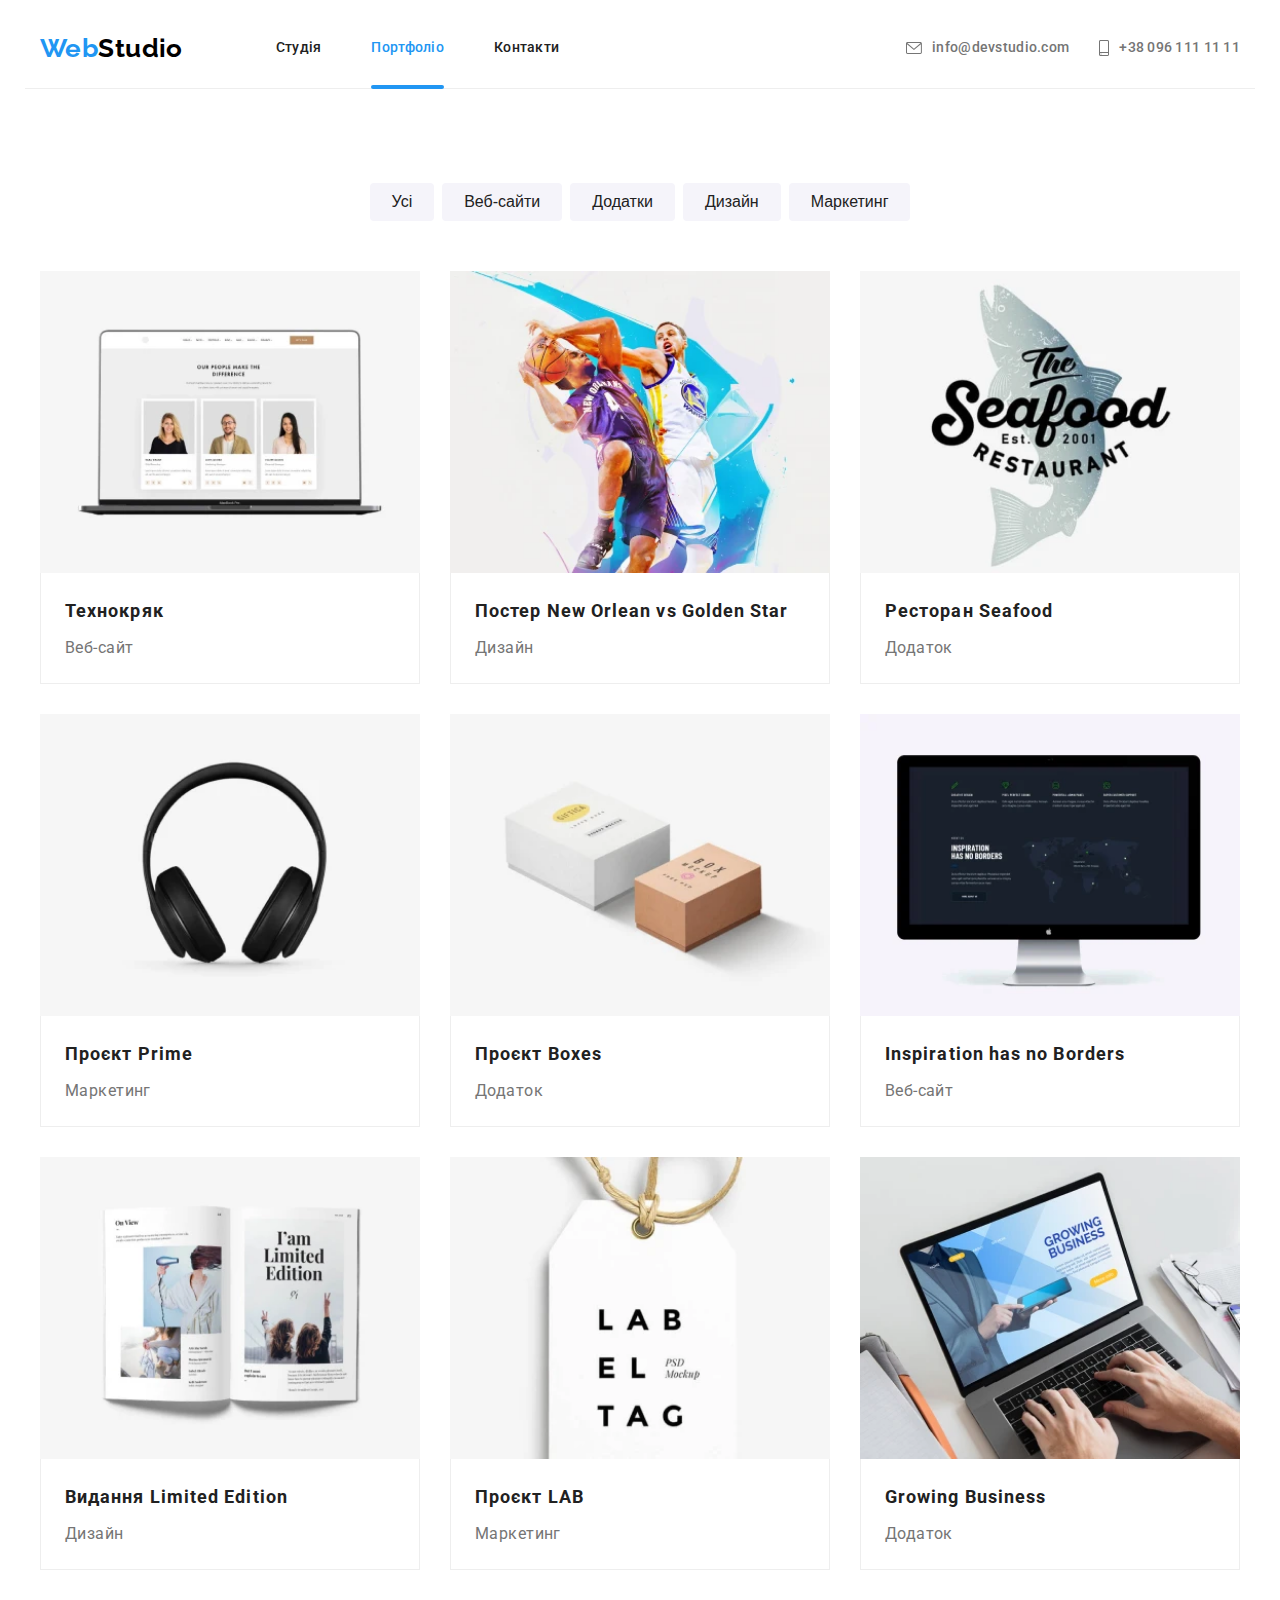
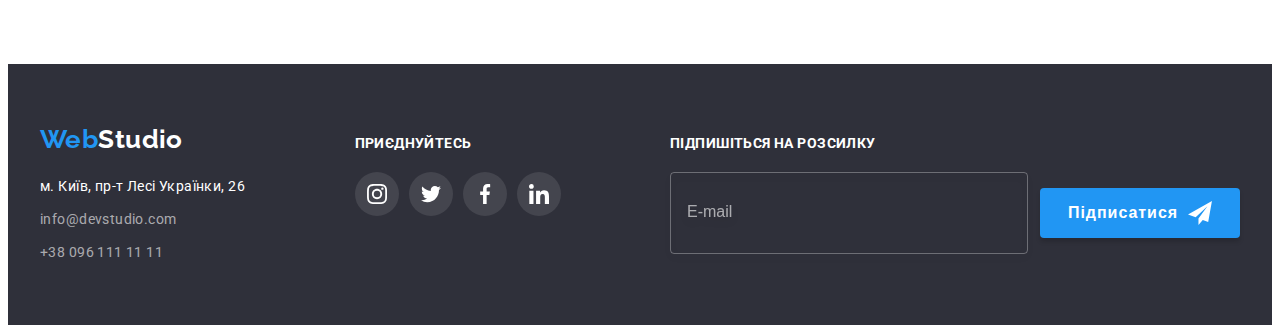
<file: portfolio.html>
<!DOCTYPE html>
<html lang="uk">

<head>
  <meta charset="UTF-8" />
  <meta http-equiv="X-UA-Compatible" content="IE=edge" />
  <meta name="viewport" content="width=device-width, initial-scale=1.0" />

  <title>Портфоліо</title>

  <link rel="preconnect" href="https://fonts.googleapis.com" />
  <link rel="preconnect" href="https://fonts.gstatic.com" crossorigin />
  <link href="https://fonts.googleapis.com/css2?family=Raleway:wght@700&family=Roboto:wght@400;500;700;900&display=swap"
    rel="stylesheet" />

  <link rel="stylesheet" href="https://cdnjs.cloudflare.com/ajax/libs/modern-normalize/1.1.0/modern-normalize.min.css"
    integrity="sha512-wpPYUAdjBVSE4KJnH1VR1HeZfpl1ub8YT/NKx4PuQ5NmX2tKuGu6U/JRp5y+Y8XG2tV+wKQpNHVUX03MfMFn9Q=="
    crossorigin="anonymous" referrerpolicy="no-referrer" />

  <link rel="stylesheet" href="./css/main.min.css" />
</head>

<body>
  <header class="header">
    <div class="container">
      <a class="logo" lang="en" href="./index.html">
        Web<span class="logo__studio-header">Studio</span>
      </a>
      <nav class="nav">
        <ul class="nav__list">
          <li><a class="nav__link" href="./index.html">Студія</a></li>
          <li><a class="nav__link nav__link--current" href="./portfolio.html">Портфоліо</a></li>
          <li><a class="nav__link" href="">Контакти</a></li>
        </ul>
      </nav>
      <ul class="contacts">
        <li class="contacts__item">
          <a class="contacts__link" href="mailto:info@devstudio.com">
            <svg class="contacts__icon" width="16" height="12">
              <use href="./images/icons.svg#envelope"></use>
            </svg>
            info@devstudio.com</a>
        </li>
        <li class="contacts__item">
          <a class="contacts__link" href="tel:+380961111111">
            <svg class="contacts__icon" width="10" height="16">
              <use href="./images/icons.svg#smartphone"></use>
            </svg>
            +38 096 111 11 11</a>
        </li>
      </ul>
      <button class="menu-toggle js-open-menu" aria-expanded="false" aria-controls="mobile-menu">
        <svg width="40" height="40">
          <use href="./images/icons.svg#menu"></use>
        </svg>
      </button>
    </div>
  </header>

  <main>
    <section class="section">
      <div class="container">
        <h1 class="visually-hidden">Список робіт</h1>
        <ul class="filters__list">
          <li class="filters__item">
            <button type="button" class="filters__btn">Усі</button>
          </li>
          <li class="filters__item">
            <button type="button" class="filters__btn">Веб-сайти</button>
          </li>
          <li class="filters__item">
            <button type="button" class="filters__btn">Додатки</button>
          </li>
          <li class="filters__item">
            <button type="button" class="filters__btn">Дизайн</button>
          </li>
          <li class="filters__item">
            <button type="button" class="filters__btn">Маркетинг</button>
          </li>
        </ul>

        <ul class="projects__list">
          <li class="projects__item">
            <a class="projects__link" href="">
              <div class="projects__thumb">
                <picture>
                  <!-- Desktop screen -->
                  <source media="(min-width: 1200px)" srcset="
                        ./images/projects/webp-desktop/img1_d@1x.webp 1x,
                        ./images/projects/webp-desktop/img1_d@2x.webp 2x
                      " type="image/webp" />

                  <source media="(min-width: 1200px)" srcset="
                        ./images/projects/desktop/img1_d@1x.jpg 1x,
                        ./images/projects/desktop/img1_d@2x.jpg 2x
                      " type="image/jpg" />

                  <!-- Tablet screen -->
                  <source media="(min-width: 768px)" srcset="
                        ./images/projects/webp-tablet/img1_t@1x.webp 1x,
                        ./images/projects/webp-tablet/img1_t@2x.webp 2x
                      " type="image/webp" />

                  <source media="(min-width: 768px)" srcset="
                        ./images/projects/tablet/img1_t@1x.jpg 1x,
                        ./images/projects/tablet/img1_t@2x.jpg 2x
                      " type="image/jpg" />

                  <!-- Mobile screen -->
                  <source media="(max-width: 767px)" srcset="
                        ./images/projects/webp-mobile/img1_m@1x.webp 1x,
                        ./images/projects/webp-mobile/img1_m@2x.webp 2x
                      " type="image/webp" />

                  <source media="(max-width: 767px)" srcset="
                        ./images/projects/mobile/img1_m@1x.jpg 1x,
                        ./images/projects/mobile/img1_m@2x.jpg 2x
                      " type="image/jpg" />

                  <img src="./images/projects/mobile/img1_m@1x.jpg" alt="Троє людей на екрані ноутбука" width="450"
                    height="294" loading="lazy" />
                </picture>

                <div class="projects__overlay">
                  <p class="projects__overlay-text">
                    Ресурс пропонує комплексні пропозиції з різним рівнем функціоналу та сервісів.
                    Все це дозволить відвідувачу отримати вичерпні відомості про компанію чи
                    приватну особу.
                  </p>
                </div>
              </div>
              <div class="projects__description">
                <h2 class="projects__name">Технокряк</h2>
                <p class="projects__category">Веб-сайт</p>
              </div>
            </a>
          </li>
          <li class="projects__item">
            <a class="projects__link" href="">
              <div class="projects__thumb">
                <picture>
                  <!-- Desktop screen -->
                  <source media="(min-width: 1200px)" srcset="
                        ./images/projects/webp-desktop/img2_d@1x.webp 1x,
                        ./images/projects/webp-desktop/img2_d@2x.webp 2x
                      " type="image/webp" />

                  <source media="(min-width: 1200px)" srcset="
                        ./images/projects/desktop/img2_d@1x.jpg 1x,
                        ./images/projects/desktop/img2_d@2x.jpg 2x
                      " type="image/jpg" />

                  <!-- Tablet screen -->
                  <source media="(min-width: 768px)" srcset="
                        ./images/projects/webp-tablet/img2_t@1x.webp 1x,
                        ./images/projects/webp-tablet/img2_t@2x.webp 2x
                      " type="image/webp" />

                  <source media="(min-width: 768px)" srcset="
                        ./images/projects/tablet/img2_t@1x.jpg 1x,
                        ./images/projects/tablet/img2_t@2x.jpg 2x
                      " type="image/jpg" />

                  <!-- Mobile screen -->
                  <source media="(max-width: 767px)" srcset="
                        ./images/projects/webp-mobile/img2_m@1x.webp 1x,
                        ./images/projects/webp-mobile/img2_m@2x.webp 2x
                      " type="image/webp" />

                  <source media="(max-width: 767px)" srcset="
                        ./images/projects/mobile/img2_m@1x.jpg 1x,
                        ./images/projects/mobile/img2_m@2x.jpg 2x
                      " type="image/jpg" />

                  <img src="./images/projects/mobile/img2_m@1x.jpg" alt="Два баскетболіста" width="450" height="294"
                    loading="lazy" />
                </picture>

                <div class="projects__overlay">
                  <p class="projects__overlay-text">
                    Ресурс пропонує комплексні пропозиції з різним рівнем функціоналу та сервісів.
                    Все це дозволить відвідувачу отримати вичерпні відомості про компанію чи
                    приватну особу.
                  </p>
                </div>
              </div>
              <div class="projects__description">
                <h2 class="projects__name">
                  Постер <span lang="en">New Orlean vs Golden Star</span>
                </h2>
                <p class="projects__category">Дизайн</p>
              </div>
            </a>
          </li>
          <li class="projects__item">
            <a class="projects__link" href="">
              <div class="projects__thumb">
                <picture>
                  <!-- Desktop screen -->
                  <source media="(min-width: 1200px)" srcset="
                        ./images/projects/webp-desktop/img3_d@1x.webp 1x,
                        ./images/projects/webp-desktop/img3_d@2x.webp 2x
                      " type="image/webp" />

                  <source media="(min-width: 1200px)" srcset="
                        ./images/projects/desktop/img3_d@1x.jpg 1x,
                        ./images/projects/desktop/img3_d@2x.jpg 2x
                      " type="image/jpg" />

                  <!-- Tablet screen -->
                  <source media="(min-width: 768px)" srcset="
                        ./images/projects/webp-tablet/img3_t@1x.webp 1x,
                        ./images/projects/webp-tablet/img3_t@2x.webp 2x
                      " type="image/webp" />

                  <source media="(min-width: 768px)" srcset="
                        ./images/projects/tablet/img3_t@1x.jpg 1x,
                        ./images/projects/tablet/img3_t@2x.jpg 2x
                      " type="image/jpg" />

                  <!-- Mobile screen -->
                  <source media="(max-width: 767px)" srcset="
                        ./images/projects/webp-mobile/img3_m@1x.webp 1x,
                        ./images/projects/webp-mobile/img3_m@2x.webp 2x
                      " type="image/webp" />

                  <source media="(max-width: 767px)" srcset="
                        ./images/projects/mobile/img3_m@1x.jpg 1x,
                        ./images/projects/mobile/img3_m@2x.jpg 2x
                      " type="image/jpg" />

                  <img src="./images/projects/mobile/img3_m@1x.jpg" alt="Логотип ресторану морської кухні" width="450"
                    height="294" loading="lazy" />
                </picture>

                <div class="projects__overlay">
                  <p class="projects__overlay-text">
                    Ресурс пропонує комплексні пропозиції з різним рівнем функціоналу та сервісів.
                    Все це дозволить відвідувачу отримати вичерпні відомості про компанію чи
                    приватну особу.
                  </p>
                </div>
              </div>
              <div class="projects__description">
                <h2 class="projects__name">Ресторан <span lang="en">Seafood</span></h2>
                <p class="projects__category">Додаток</p>
              </div>
            </a>
          </li>
          <li class="projects__item">
            <a class="projects__link" href="">
              <div class="projects__thumb">
                <picture>
                  <!-- Desktop screen -->
                  <source media="(min-width: 1200px)" srcset="
                        ./images/projects/webp-desktop/img4_d@1x.webp 1x,
                        ./images/projects/webp-desktop/img4_d@2x.webp 2x
                      " type="image/webp" />

                  <source media="(min-width: 1200px)" srcset="
                        ./images/projects/desktop/img4_d@1x.jpg 1x,
                        ./images/projects/desktop/img4_d@2x.jpg 2x
                      " type="image/jpg" />

                  <!-- Tablet screen -->
                  <source media="(min-width: 768px)" srcset="
                        ./images/projects/webp-tablet/img4_t@1x.webp 1x,
                        ./images/projects/webp-tablet/img4_t@2x.webp 2x
                      " type="image/webp" />

                  <source media="(min-width: 768px)" srcset="
                        ./images/projects/tablet/img4_t@1x.jpg 1x,
                        ./images/projects/tablet/img4_t@2x.jpg 2x
                      " type="image/jpg" />

                  <!-- Mobile screen -->
                  <source media="(max-width: 767px)" srcset="
                        ./images/projects/webp-mobile/img4_m@1x.webp 1x,
                        ./images/projects/webp-mobile/img4_m@2x.webp 2x
                      " type="image/webp" />

                  <source media="(max-width: 767px)" srcset="
                        ./images/projects/mobile/img4_m@1x.jpg 1x,
                        ./images/projects/mobile/img4_m@2x.jpg 2x
                      " type="image/jpg" />

                  <img src="./images/projects/mobile/img4_m@1x.jpg" alt="Навушники" width="450" height="294"
                    loading="lazy" />
                </picture>

                <div class="projects__overlay">
                  <p class="projects__overlay-text">
                    Ресурс пропонує комплексні пропозиції з різним рівнем функціоналу та сервісів.
                    Все це дозволить відвідувачу отримати вичерпні відомості про компанію чи
                    приватну особу.
                  </p>
                </div>
              </div>
              <div class="projects__description">
                <h2 class="projects__name">Проєкт <span lang="en">Prime</span></h2>
                <p class="projects__category">Маркетинг</p>
              </div>
            </a>
          </li>
          <li class="projects__item">
            <a class="projects__link" href="">
              <div class="projects__thumb">
                <picture>
                  <!-- Desktop screen -->
                  <source media="(min-width: 1200px)" srcset="
                        ./images/projects/webp-desktop/img5_d@1x.webp 1x,
                        ./images/projects/webp-desktop/img5_d@2x.webp 2x
                      " type="image/webp" />

                  <source media="(min-width: 1200px)" srcset="
                        ./images/projects/desktop/img5_d@1x.jpg 1x,
                        ./images/projects/desktop/img5_d@2x.jpg 2x
                      " type="image/jpg" />

                  <!-- Tablet screen -->
                  <source media="(min-width: 768px)" srcset="
                        ./images/projects/webp-tablet/img5_t@1x.webp 1x,
                        ./images/projects/webp-tablet/img5_t@2x.webp 2x
                      " type="image/webp" />

                  <source media="(min-width: 768px)" srcset="
                        ./images/projects/tablet/img5_t@1x.jpg 1x,
                        ./images/projects/tablet/img5_t@2x.jpg 2x
                      " type="image/jpg" />

                  <!-- Mobile screen -->
                  <source media="(max-width: 767px)" srcset="
                        ./images/projects/webp-mobile/img5_m@1x.webp 1x,
                        ./images/projects/webp-mobile/img5_m@2x.webp 2x
                      " type="image/webp" />

                  <source media="(max-width: 767px)" srcset="
                        ./images/projects/mobile/img5_m@1x.jpg 1x,
                        ./images/projects/mobile/img5_m@2x.jpg 2x
                      " type="image/jpg" />

                  <img src="./images/projects/mobile/img5_m@1x.jpg" alt="Дві коробки" width="450" height="294"
                    loading="lazy" />
                </picture>

                <div class="projects__overlay">
                  <p class="projects__overlay-text">
                    Ресурс пропонує комплексні пропозиції з різним рівнем функціоналу та сервісів.
                    Все це дозволить відвідувачу отримати вичерпні відомості про компанію чи
                    приватну особу.
                  </p>
                </div>
              </div>
              <div class="projects__description">
                <h2 class="projects__name">Проєкт <span lang="en">Boxes</span></h2>
                <p class="projects__category">Додаток</p>
              </div>
            </a>
          </li>
          <li class="projects__item">
            <a class="projects__link" href="">
              <div class="projects__thumb">
                <picture>
                  <!-- Desktop screen -->
                  <source media="(min-width: 1200px)" srcset="
                        ./images/projects/webp-desktop/img6_d@1x.webp 1x,
                        ./images/projects/webp-desktop/img6_d@2x.webp 2x
                      " type="image/webp" />

                  <source media="(min-width: 1200px)" srcset="
                        ./images/projects/desktop/img6_d@1x.jpg 1x,
                        ./images/projects/desktop/img6_d@2x.jpg 2x
                      " type="image/jpg" />

                  <!-- Tablet screen -->
                  <source media="(min-width: 768px)" srcset="
                        ./images/projects/webp-tablet/img6_t@1x.webp 1x,
                        ./images/projects/webp-tablet/img6_t@2x.webp 2x
                      " type="image/webp" />

                  <source media="(min-width: 768px)" srcset="
                        ./images/projects/tablet/img6_t@1x.jpg 1x,
                        ./images/projects/tablet/img6_t@2x.jpg 2x
                      " type="image/jpg" />

                  <!-- Mobile screen -->
                  <source media="(max-width: 767px)" srcset="
                        ./images/projects/webp-mobile/img6_m@1x.webp 1x,
                        ./images/projects/webp-mobile/img6_m@2x.webp 2x
                      " type="image/webp" />

                  <source media="(max-width: 767px)" srcset="
                        ./images/projects/mobile/img6_m@1x.jpg 1x,
                        ./images/projects/mobile/img6_m@2x.jpg 2x
                      " type="image/jpg" />

                  <img src="./images/projects/mobile/img6_m@1x.jpg" alt="Сайт проекту на моніторі" width="450"
                    height="294" loading="lazy" />
                </picture>

                <div class="projects__overlay">
                  <p class="projects__overlay-text">
                    Ресурс пропонує комплексні пропозиції з різним рівнем функціоналу та сервісів.
                    Все це дозволить відвідувачу отримати вичерпні відомості про компанію чи
                    приватну особу.
                  </p>
                </div>
              </div>
              <div class="projects__description">
                <h2 class="projects__name" lang="en">Inspiration has no Borders</h2>
                <p class="projects__category">Веб-сайт</p>
              </div>
            </a>
          </li>
          <li class="projects__item">
            <a class="projects__link" href="">
              <div class="projects__thumb">
                <picture>
                  <!-- Desktop screen -->
                  <source media="(min-width: 1200px)" srcset="
                        ./images/projects/webp-desktop/img7_d@1x.webp 1x,
                        ./images/projects/webp-desktop/img7_d@2x.webp 2x
                      " type="image/webp" />

                  <source media="(min-width: 1200px)" srcset="
                        ./images/projects/desktop/img7_d@1x.jpg 1x,
                        ./images/projects/desktop/img7_d@2x.jpg 2x
                      " type="image/jpg" />

                  <!-- Tablet screen -->
                  <source media="(min-width: 768px)" srcset="
                        ./images/projects/webp-tablet/img7_t@1x.webp 1x,
                        ./images/projects/webp-tablet/img7_t@2x.webp 2x
                      " type="image/webp" />

                  <source media="(min-width: 768px)" srcset="
                        ./images/projects/tablet/img7_t@1x.jpg 1x,
                        ./images/projects/tablet/img7_t@2x.jpg 2x
                      " type="image/jpg" />

                  <!-- Mobile screen -->
                  <source media="(max-width: 767px)" srcset="
                        ./images/projects/webp-mobile/img7_m@1x.webp 1x,
                        ./images/projects/webp-mobile/img7_m@2x.webp 2x
                      " type="image/webp" />

                  <source media="(max-width: 767px)" srcset="
                        ./images/projects/mobile/img7_m@1x.jpg 1x,
                        ./images/projects/mobile/img7_m@2x.jpg 2x
                      " type="image/jpg" />

                  <img src="./images/projects/mobile/img7_m@1x.jpg" alt="Розкладка журналу" width="450" height="294"
                    loading="lazy" />
                </picture>

                <div class="projects__overlay">
                  <p class="projects__overlay-text">
                    Ресурс пропонує комплексні пропозиції з різним рівнем функціоналу та сервісів.
                    Все це дозволить відвідувачу отримати вичерпні відомості про компанію чи
                    приватну особу.
                  </p>
                </div>
              </div>
              <div class="projects__description">
                <h2 class="projects__name">Видання <span lang="en">Limited Edition</span></h2>
                <p class="projects__category">Дизайн</p>
              </div>
            </a>
          </li>
          <li class="projects__item">
            <a class="projects__link" href="">
              <div class="projects__thumb">
                <picture>
                  <!-- Desktop screen -->
                  <source media="(min-width: 1200px)" srcset="
                        ./images/projects/webp-desktop/img8_d@1x.webp 1x,
                        ./images/projects/webp-desktop/img8_d@2x.webp 2x
                      " type="image/webp" />

                  <source media="(min-width: 1200px)" srcset="
                        ./images/projects/desktop/img8_d@1x.jpg 1x,
                        ./images/projects/desktop/img8_d@2x.jpg 2x
                      " type="image/jpg" />

                  <!-- Tablet screen -->
                  <source media="(min-width: 768px)" srcset="
                        ./images/projects/webp-tablet/img8_t@1x.webp 1x,
                        ./images/projects/webp-tablet/img8_t@2x.webp 2x
                      " type="image/webp" />

                  <source media="(min-width: 768px)" srcset="
                        ./images/projects/tablet/img8_t@1x.jpg 1x,
                        ./images/projects/tablet/img8_t@2x.jpg 2x
                      " type="image/jpg" />

                  <!-- Mobile screen -->
                  <source media="(max-width: 767px)" srcset="
                        ./images/projects/webp-mobile/img8_m@1x.webp 1x,
                        ./images/projects/webp-mobile/img8_m@2x.webp 2x
                      " type="image/webp" />

                  <source media="(max-width: 767px)" srcset="
                        ./images/projects/mobile/img8_m@1x.jpg 1x,
                        ./images/projects/mobile/img8_m@2x.jpg 2x
                      " type="image/jpg" />

                  <img src="./images/projects/mobile/img8_m@1x.jpg" alt="Бірка з логотипом" width="450" height="294"
                    loading="lazy" />
                </picture>

                <div class="projects__overlay">
                  <p class="projects__overlay-text">
                    Ресурс пропонує комплексні пропозиції з різним рівнем функціоналу та сервісів.
                    Все це дозволить відвідувачу отримати вичерпні відомості про компанію чи
                    приватну особу.
                  </p>
                </div>
              </div>
              <div class="projects__description">
                <h2 class="projects__name">Проєкт <span lang="en">LAB</span></h2>
                <p class="projects__category">Маркетинг</p>
              </div>
            </a>
          </li>
          <li class="projects__item">
            <a class="projects__link" href="">
              <div class="projects__thumb">
                <picture>
                  <!-- Desktop screen -->
                  <source media="(min-width: 1200px)" srcset="
                        ./images/projects/webp-desktop/img9_d@1x.webp 1x,
                        ./images/projects/webp-desktop/img9_d@2x.webp 2x
                      " type="image/webp" />

                  <source media="(min-width: 1200px)" srcset="
                        ./images/projects/desktop/img9_d@1x.jpg 1x,
                        ./images/projects/desktop/img9_d@2x.jpg 2x
                      " type="image/jpg" />

                  <!-- Tablet screen -->
                  <source media="(min-width: 768px)" srcset="
                        ./images/projects/webp-tablet/img9_t@1x.webp 1x,
                        ./images/projects/webp-tablet/img9_t@2x.webp 2x
                      " type="image/webp" />

                  <source media="(min-width: 768px)" srcset="
                        ./images/projects/tablet/img9_t@1x.jpg 1x,
                        ./images/projects/tablet/img9_t@2x.jpg 2x
                      " type="image/jpg" />

                  <!-- Mobile screen -->
                  <source media="(max-width: 767px)" srcset="
                        ./images/projects/webp-mobile/img9_m@1x.webp 1x,
                        ./images/projects/webp-mobile/img9_m@2x.webp 2x
                      " type="image/webp" />

                  <source media="(max-width: 767px)" srcset="
                        ./images/projects/mobile/img9_m@1x.jpg 1x,
                        ./images/projects/mobile/img9_m@2x.jpg 2x
                      " type="image/jpg" />

                  <img src="./images/projects/mobile/img9_m@1x.jpg" alt="Ноутбук" width="450" height="294"
                    loading="lazy" />
                </picture>

                <div class="projects__overlay">
                  <p class="projects__overlay-text">
                    Ресурс пропонує комплексні пропозиції з різним рівнем функціоналу та сервісів.
                    Все це дозволить відвідувачу отримати вичерпні відомості про компанію чи
                    приватну особу.
                  </p>
                </div>
              </div>
              <div class="projects__description">
                <h2 class="projects__name" lang="en">Growing Business</h2>
                <p class="projects__category">Додаток</p>
              </div>
            </a>
          </li>
        </ul>
      </div>
    </section>
  </main>

  <footer class="footer">
    <div class="container">
      <div class="footer__contacts">
        <a class="logo" lang="en" href="./index.html">
          Web<span class="logo__studio-footer">Studio</span></a>

        <address class="address">
          <ul class="address__list">
            <li class="address__item">
              <a class="address__link" href="https://goo.gl/maps/7sUeBpfC4185EdPBA" target="_blank"
                rel="noopener noreferrer nofollow">
                м. Київ, пр-т Лесі Українки, 26
              </a>
            </li>
            <li class="address__item">
              <a class="address__link" href="mailto:info@devstudio.com">info@devstudio.com</a>
            </li>
            <li class="address__item">
              <a class="address__link" href="tel:+380961111111">+38 096 111 11 11</a>
            </li>
          </ul>
        </address>
      </div>

      <div class="footer__social">
        <p class="footer__title">Приєднуйтесь</p>
        <ul class="socials">
          <li class="socials__item">
            <a class="socials__link" href="https://instagram.com" target="_blank" rel="noopener noreferrer"
              aria-label="Instagram icon">
              <svg class="socials__icon" width="20" height="20">
                <use href="./images/icons.svg#instagram"></use>
              </svg>
            </a>
          </li>
          <li class="socials__item">
            <a class="socials__link" href="https://twitter.com" aria-label="Twitter icon" target="_blank"
              rel="noopener noreferrer">
              <svg class="socials__icon" width="20" height="20">
                <use href="./images/icons.svg#twitter"></use>
              </svg>
            </a>
          </li>
          <li class="socials__item">
            <a class="socials__link" href="https://facebook.com" aria-label="Facebook icon" target="_blank"
              rel="noopener noreferrer">
              <svg class="socials__icon" width="20" height="20">
                <use href="./images/icons.svg#facebook"></use>
              </svg>
            </a>
          </li>
          <li class="socials__item">
            <a class="socials__link" href="https://linkedin.com" aria-label="LinkedIn icon" target="_blank"
              rel="noopener noreferrer">
              <svg class="socials__icon" width="20" height="20">
                <use href="./images/icons.svg#linkedin"></use>
              </svg>
            </a>
          </li>
        </ul>
      </div>

      <div class="footer__subscription">
        <p class="footer__title">Підпишіться на розсилку</p>
        <form class="footer__form">
          <input class="footer__input" type="email" name="email" placeholder="E-mail" />
          <button class="btn" type="submit">
            Підписатися
            <svg class="footer__send-icon" width="24" height="24">
              <use href="./images/icons.svg#send"></use>
            </svg>
          </button>
        </form>
      </div>
    </div>
  </footer>
</body>

</html>
</file>
<file: css/main.min.css>
:root{--main-font: "Roboto", sans-serif;--secondary-font: "Raleway", sans-serif;--primary-text-color: #757575;--tittle-text-color: #212121;--accent-color: #2196f3;--primary-bg-color: #ffffff;--secondary-bg-color: #f5f4fa;--footer-color: #2f303a;--icon-color: #afb1b8;--trns: 250ms cubic-bezier(0.4, 0, 0.2, 1)}.visually-hidden{position:absolute;white-space:nowrap;width:1px;height:1px;overflow:hidden;border:0;padding:0;clip:rect(0 0 0 0);-webkit-clip-path:inset(50%);clip-path:inset(50%);margin:-1px}.mobile-socials,.mobile-contacts,.mobile-menu,.footer .address__list,.projects__list,.filters__list,.clients__list,.socials,.team__list,.works__list,.features__list,.contacts,.nav__list{list-style:none;padding:0;margin:0}.mobile-socials__link,.mobile-contacts__link,.mobile-menu__link,.footer .address__link,.projects__link,.clients__link,.socials__link,.contacts__link,.nav__link{text-decoration:none;color:currentColor}.clients,.team,.features{padding-top:60px;padding-bottom:60px}@media screen and (min-width: 1200px){.clients,.team,.features{padding-top:94px;padding-bottom:94px}}.filters__btn,.btn{text-align:center;border:none;border-radius:4px;cursor:pointer}body{background-color:var(--primary-bg-color);color:var(--primary-text-color);font-family:var(--main-font);font-size:14px;letter-spacing:.03em}h1,h2,h3,p{margin:0}img{display:block;max-width:100%;height:auto}.section{padding-top:60px;padding-bottom:60px}@media screen and (min-width: 1200px){.section{padding-top:94px;padding-bottom:94px}}.section__title{margin-bottom:30px;font-size:28px;line-height:1.18;color:var(--tittle-text-color);text-align:center}@media screen and (min-width: 1200px){.section__title{margin-bottom:50px;font-size:36px;line-height:1.17}}.container{padding-left:15px;padding-right:15px;margin-left:auto;margin-right:auto}@media screen and (min-width: 480px){.container{width:480px}}@media screen and (min-width: 768px){.container{width:768px}}@media screen and (min-width: 1200px){.container{width:1200px}}.header .container{display:-webkit-box;display:-ms-flexbox;display:flex;-webkit-box-align:center;-ms-flex-align:center;align-items:center;border-bottom:1px solid #eee}@media screen and (max-width: 767px){.header .container{padding:16px 15px}}@media screen and (min-width: 768px){.header .logo{margin-right:87px}}@media screen and (min-width: 1200px){.header .logo{margin-right:93px}}.logo{color:var(--accent-color);font-family:var(--secondary-font);font-weight:700;font-size:24px;line-height:1.17;text-decoration:none}.logo__studio-header{color:#000}.logo__studio-footer{color:var(--primary-bg-color)}@media screen and (min-width: 1200px){.logo{font-size:26px;line-height:1.19}}.nav{margin-right:auto}@media screen and (max-width: 767px){.nav{display:none}}.nav__list{display:-webkit-box;display:-ms-flexbox;display:flex;gap:50px}.nav__link{position:relative;display:block;padding-top:32px;padding-bottom:32px;color:var(--tittle-text-color);font-weight:500;line-height:1.14;letter-spacing:.02em;-webkit-transition:color var(--trns);transition:color var(--trns)}.nav__link:hover,.nav__link:focus{color:var(--accent-color)}.nav__link--current{color:var(--accent-color)}.nav__link--current::after{content:"";position:absolute;bottom:-1px;left:0;width:100%;height:4px;background-color:var(--accent-color);border-radius:2px}.contacts{display:-webkit-box;display:-ms-flexbox;display:flex}@media screen and (max-width: 767px){.contacts{display:none}}@media screen and (min-width: 768px){.contacts{-webkit-box-orient:vertical;-webkit-box-direction:normal;-ms-flex-direction:column;flex-direction:column;gap:10px}}@media screen and (min-width: 1200px){.contacts{-webkit-box-orient:horizontal;-webkit-box-direction:normal;-ms-flex-direction:row;flex-direction:row;gap:30px}}.contacts__link{display:-webkit-box;display:-ms-flexbox;display:flex;-webkit-box-align:center;-ms-flex-align:center;align-items:center;color:var(--primary-text-color);font-weight:500;line-height:1.14;letter-spacing:.02em;-webkit-transition:color var(--trns);transition:color var(--trns)}.contacts__link:hover,.contacts__link:focus{color:var(--accent-color)}.contacts__icon{fill:currentColor;margin-right:10px}.hero{padding-top:118px;padding-bottom:118px;margin:0 auto;text-align:center;background-color:rgba(47,48,58,.4);background-repeat:no-repeat;background-position:center;background-size:cover;background-image:-webkit-gradient(linear, left top, right top, from(rgba(47, 48, 58, 0.4)), to(rgba(47, 48, 58, 0.4))),url(../images/hero/img_m@1x.jpg);background-image:linear-gradient(to right, rgba(47, 48, 58, 0.4), rgba(47, 48, 58, 0.4)),url(../images/hero/img_m@1x.jpg)}@media screen and (min-width: 1200px){.hero{padding-top:200px;padding-bottom:200px;max-width:1600px}}@media(min-device-pixel-ratio: 2),(-webkit-min-device-pixel-ratio: 2),(min-resolution: 192dpi),(min-resolution: 2dppx){.hero{background-image:-webkit-gradient(linear, left top, right top, from(rgba(47, 48, 58, 0.4)), to(rgba(47, 48, 58, 0.4))),url(../images/hero/img_m@2x.jpg);background-image:linear-gradient(to right, rgba(47, 48, 58, 0.4), rgba(47, 48, 58, 0.4)),url(../images/hero/img_m@2x.jpg)}}@media screen and (min-width: 481px){.hero{background-image:-webkit-gradient(linear, left top, right top, from(rgba(47, 48, 58, 0.4)), to(rgba(47, 48, 58, 0.4))),url(../images/hero/img_t@1x.jpg);background-image:linear-gradient(to right, rgba(47, 48, 58, 0.4), rgba(47, 48, 58, 0.4)),url(../images/hero/img_t@1x.jpg)}}@media screen and (min-width: 481px)and (min-device-pixel-ratio: 2),screen and (min-width: 481px)and (-webkit-min-device-pixel-ratio: 2),screen and (min-width: 481px)and (min-resolution: 192dpi),screen and (min-width: 481px)and (min-resolution: 2dppx){.hero{background-image:-webkit-gradient(linear, left top, right top, from(rgba(47, 48, 58, 0.4)), to(rgba(47, 48, 58, 0.4))),url(../images/hero/img_t@2x.jpg);background-image:linear-gradient(to right, rgba(47, 48, 58, 0.4), rgba(47, 48, 58, 0.4)),url(../images/hero/img_t@2x.jpg)}}@media screen and (min-width: 769px){.hero{background-image:-webkit-gradient(linear, left top, right top, from(rgba(47, 48, 58, 0.4)), to(rgba(47, 48, 58, 0.4))),url(../images/hero/img_d@1x.jpg);background-image:linear-gradient(to right, rgba(47, 48, 58, 0.4), rgba(47, 48, 58, 0.4)),url(../images/hero/img_d@1x.jpg)}}@media screen and (min-width: 769px)and (min-device-pixel-ratio: 2),screen and (min-width: 769px)and (-webkit-min-device-pixel-ratio: 2),screen and (min-width: 769px)and (min-resolution: 192dpi),screen and (min-width: 769px)and (min-resolution: 2dppx){.hero{background-image:-webkit-gradient(linear, left top, right top, from(rgba(47, 48, 58, 0.4)), to(rgba(47, 48, 58, 0.4))),url(../images/hero/img_d@2x.jpg);background-image:linear-gradient(to right, rgba(47, 48, 58, 0.4), rgba(47, 48, 58, 0.4)),url(../images/hero/img_d@2x.jpg)}}.hero__title{margin:0 auto;margin-bottom:30px;max-width:360px;font-weight:900;font-size:26px;line-height:1.62;letter-spacing:.06em;text-transform:uppercase;color:var(--primary-bg-color)}@media screen and (min-width: 1200px){.hero__title{max-width:696px;font-size:44px;line-height:1.36}}@media screen and (min-width: 1200px){.hero .btn{padding:10px 32px}}.btn{min-width:200px;padding:10px;font-weight:700;font-size:16px;line-height:1.88;letter-spacing:.06em;color:var(--primary-bg-color);background-color:var(--accent-color);-webkit-box-shadow:0px 4px 4px rgba(0,0,0,.15);box-shadow:0px 4px 4px rgba(0,0,0,.15);-webkit-transition:background-color var(--trns);transition:background-color var(--trns)}.btn:hover,.btn:focus{background-color:#188ce8}.features__icon{display:-webkit-box;display:-ms-flexbox;display:flex;-webkit-box-align:center;-ms-flex-align:center;align-items:center;-webkit-box-pack:center;-ms-flex-pack:center;justify-content:center;margin-bottom:30px;height:120px;background-color:var(--secondary-bg-color);border-radius:4px}.features__list{display:-webkit-box;display:-ms-flexbox;display:flex;-ms-flex-wrap:wrap;flex-wrap:wrap;gap:30px}.features__item{-ms-flex-preferred-size:100%;flex-basis:100%;line-height:1.71}@media screen and (min-width: 768px){.features__item{-ms-flex-preferred-size:calc((100% - 30px)/2);flex-basis:calc((100% - 30px)/2)}}@media screen and (min-width: 1200px){.features__item{-ms-flex-preferred-size:calc((100% - 90px)/4);flex-basis:calc((100% - 90px)/4)}}.features__title{margin-bottom:10px;color:var(--tittle-text-color);line-height:1.14;text-transform:uppercase}@media screen and (max-width: 767px){.features__title{text-align:center}}.works{padding-top:0;padding-bottom:94px}@media screen and (max-width: 1199px){.works{display:none}}.works__list{display:-webkit-box;display:-ms-flexbox;display:flex;gap:30px}.works__item{position:relative}.works__overlay{position:absolute;bottom:0;left:0;display:-webkit-box;display:-ms-flexbox;display:flex;-webkit-box-align:center;-ms-flex-align:center;align-items:center;-webkit-box-pack:center;-ms-flex-pack:center;justify-content:center;width:100%;height:70px;background:rgba(47,48,58,.8)}.works__overlay-text{font-weight:700;line-height:1.14;text-align:center;text-transform:uppercase;color:var(--primary-bg-color)}.team{background-color:var(--secondary-bg-color)}.team__list{display:-webkit-box;display:-ms-flexbox;display:flex;-ms-flex-wrap:wrap;flex-wrap:wrap;gap:30px}.team__item{-ms-flex-preferred-size:100%;flex-basis:100%;background-color:var(--primary-bg-color);border-radius:0px 0px 4px 4px;-webkit-box-shadow:0px 1px 3px rgba(0,0,0,.12),0px 1px 1px rgba(0,0,0,.14),0px 2px 1px rgba(0,0,0,.2);box-shadow:0px 1px 3px rgba(0,0,0,.12),0px 1px 1px rgba(0,0,0,.14),0px 2px 1px rgba(0,0,0,.2)}@media screen and (min-width: 768px){.team__item{-ms-flex-preferred-size:calc((100% - 30px)/2);flex-basis:calc((100% - 30px)/2)}}@media screen and (min-width: 1200px){.team__item{-ms-flex-preferred-size:calc((100% - 90px)/4);flex-basis:calc((100% - 90px)/4)}}.team-member{padding:30px 0}.team-member__name{margin-bottom:10px;color:var(--tittle-text-color);font-weight:500;font-size:16px;line-height:1.19;text-align:center}.team-member__position{margin-bottom:16px;font-size:16px;line-height:1.19;text-align:center}.socials{display:-webkit-box;display:-ms-flexbox;display:flex;-webkit-box-align:center;-ms-flex-align:center;align-items:center;-webkit-box-pack:center;-ms-flex-pack:center;justify-content:center;gap:10px}.socials__item{width:44px;height:44px}.socials__link{display:-webkit-box;display:-ms-flexbox;display:flex;-webkit-box-align:center;-ms-flex-align:center;align-items:center;-webkit-box-pack:center;-ms-flex-pack:center;justify-content:center;width:100%;height:100%;border-radius:50%;color:var(--icon-color);-webkit-transition:color var(--trns),background-color var(--trns);transition:color var(--trns),background-color var(--trns)}.socials__link:hover,.socials__link:focus{color:var(--primary-bg-color);background-color:var(--accent-color)}.socials__icon{fill:currentColor}.clients__list{display:-webkit-box;display:-ms-flexbox;display:flex;-webkit-box-align:center;-ms-flex-align:center;align-items:center;-webkit-box-pack:center;-ms-flex-pack:center;justify-content:center;-ms-flex-wrap:wrap;flex-wrap:wrap;gap:30px}.clients__item{-ms-flex-preferred-size:calc((100% - 30px)/2);flex-basis:calc((100% - 30px)/2);height:92px}@media screen and (min-width: 768px){.clients__item{-ms-flex-preferred-size:calc((100% - 60px)/3);flex-basis:calc((100% - 60px)/3)}}@media screen and (min-width: 1200px){.clients__item{-ms-flex-preferred-size:calc((100% - 150px)/6);flex-basis:calc((100% - 150px)/6)}}.clients__link{display:-webkit-box;display:-ms-flexbox;display:flex;-webkit-box-align:center;-ms-flex-align:center;align-items:center;-webkit-box-pack:center;-ms-flex-pack:center;justify-content:center;width:100%;height:100%;color:var(--icon-color);border:1px solid var(--icon-color);border-radius:4px;-webkit-transition:color var(--trns),border var(--trns);transition:color var(--trns),border var(--trns)}.clients__link:hover,.clients__link:focus{color:var(--accent-color);border:1px solid var(--accent-color)}.clients__logo{fill:currentColor}.filters__list{margin-bottom:40px;display:-webkit-box;display:-ms-flexbox;display:flex;-ms-flex-wrap:wrap;flex-wrap:wrap;gap:8px}@media screen and (min-width: 768px){.filters__list{-webkit-box-pack:center;-ms-flex-pack:center;justify-content:center;margin-bottom:30px}}@media screen and (min-width: 1200px){.filters__list{margin-bottom:50px}}.filters__btn{padding:6px 22px;color:var(--tittle-text-color);background-color:var(--secondary-bg-color);font-weight:500;font-size:16px;line-height:1.62;-webkit-transition:color var(--trns),background-color var(--trns),-webkit-box-shadow var(--trns);transition:color var(--trns),background-color var(--trns),-webkit-box-shadow var(--trns);transition:color var(--trns),background-color var(--trns),box-shadow var(--trns);transition:color var(--trns),background-color var(--trns),box-shadow var(--trns),-webkit-box-shadow var(--trns)}.filters__btn:hover,.filters__btn:focus{color:var(--primary-bg-color);background-color:var(--accent-color);-webkit-box-shadow:0px 3px 1px rgba(0,0,0,.1),0px 1px 2px rgba(0,0,0,.08),0px 2px 2px rgba(0,0,0,.12);box-shadow:0px 3px 1px rgba(0,0,0,.1),0px 1px 2px rgba(0,0,0,.08),0px 2px 2px rgba(0,0,0,.12)}.projects__list{display:-webkit-box;display:-ms-flexbox;display:flex;-ms-flex-wrap:wrap;flex-wrap:wrap;gap:30px}.projects__item{-ms-flex-preferred-size:100%;flex-basis:100%;-webkit-transition:-webkit-box-shadow var(--trns);transition:-webkit-box-shadow var(--trns);transition:box-shadow var(--trns);transition:box-shadow var(--trns), -webkit-box-shadow var(--trns)}.projects__item:hover,.projects__item:focus{-webkit-box-shadow:0px 1px 1px rgba(0,0,0,.12),0px 4px 4px rgba(0,0,0,.06),1px 4px 6px rgba(0,0,0,.16);box-shadow:0px 1px 1px rgba(0,0,0,.12),0px 4px 4px rgba(0,0,0,.06),1px 4px 6px rgba(0,0,0,.16)}@media screen and (min-width: 768px){.projects__item{-ms-flex-preferred-size:calc((100% - 30px)/2);flex-basis:calc((100% - 30px)/2)}}@media screen and (min-width: 1200px){.projects__item{-ms-flex-preferred-size:calc((100% - 60px)/3);flex-basis:calc((100% - 60px)/3)}}.projects__link:hover .projects__overlay,.projects__link:focus .projects__overlay{-webkit-transform:translateY(0);transform:translateY(0)}@media screen and (min-width: 768px){.projects__link{display:-webkit-box;display:-ms-flexbox;display:flex;-webkit-box-orient:vertical;-webkit-box-direction:normal;-ms-flex-direction:column;flex-direction:column;height:100%}}.projects__thumb{position:relative;overflow:hidden}.projects__overlay{position:absolute;top:0;left:0;display:-webkit-box;display:-ms-flexbox;display:flex;width:100%;height:100%;padding:0 24px;background-color:rgba(33,150,243,.9);-webkit-transform:translateY(101%);transform:translateY(101%);-webkit-transition:-webkit-transform var(--trns);transition:-webkit-transform var(--trns);transition:transform var(--trns);transition:transform var(--trns), -webkit-transform var(--trns)}@media screen and (min-width: 480px){.projects__overlay{-webkit-box-align:center;-ms-flex-align:center;align-items:center}}.projects__overlay-text{font-size:18px;line-height:1.56;color:var(--primary-bg-color);overflow-y:scroll}.projects__description{padding:20px 24px;border:1px solid #eee;border-top:none}@media screen and (min-width: 768px){.projects__description{-webkit-box-flex:1;-ms-flex-positive:1;flex-grow:1}}.projects__name{margin-bottom:4px;color:var(--tittle-text-color);font-weight:700;font-size:18px;line-height:2;letter-spacing:.06em}.projects__category{color:var(--primary-text-color);font-size:16px;line-height:1.88}.footer{padding-top:60px;padding-bottom:60px;background-color:var(--footer-color)}@media screen and (max-width: 1199px){.footer .container{text-align:center}}@media screen and (min-width: 768px){.footer .container{display:-webkit-box;display:-ms-flexbox;display:flex;-ms-flex-wrap:wrap;flex-wrap:wrap;-ms-flex-pack:distribute;justify-content:space-around;-webkit-box-align:baseline;-ms-flex-align:baseline;align-items:baseline}}@media screen and (min-width: 1200px){.footer .container{display:-webkit-box;display:-ms-flexbox;display:flex;-webkit-box-pack:justify;-ms-flex-pack:justify;justify-content:space-between}}.footer .logo{display:inline-block;margin-bottom:20px}@media screen and (max-width: 1199px){.footer__contacts{margin-bottom:60px}}.footer .address__list{font-style:normal}.footer .address__item{color:rgba(255,255,255,.6);line-height:1.71}.footer .address__item:first-child{color:var(--primary-bg-color)}.footer .address__item:not(:last-child){margin-bottom:9px}.footer .address__link{-webkit-transition:color var(--trns);transition:color var(--trns)}.footer .address__link:hover,.footer .address__link:focus{color:var(--accent-color)}.footer__title{margin-bottom:20px;font-weight:700;line-height:1.14;text-transform:uppercase;color:var(--primary-bg-color)}@media screen and (max-width: 1199px){.footer .socials{margin-bottom:60px}}.footer .socials__link{background-color:rgba(255,255,255,.1);color:var(--primary-bg-color);-webkit-transition:background-color var(--trns);transition:background-color var(--trns)}.footer .socials__link:hover,.footer .socials__link:focus{background-color:var(--accent-color)}@media screen and (min-width: 768px){.footer__form{width:450px}}@media screen and (min-width: 1200px){.footer__form{display:-webkit-box;display:-ms-flexbox;display:flex;-webkit-box-align:center;-ms-flex-align:center;align-items:center;gap:12px;width:570px}}.footer__form .btn{display:-webkit-box;display:-ms-flexbox;display:flex;-webkit-box-align:center;-ms-flex-align:center;align-items:center;-webkit-box-pack:center;-ms-flex-pack:center;justify-content:center;padding:10px 28px}@media screen and (max-width: 1199px){.footer__form .btn{margin:0 auto}}.footer__input{padding:15px 16px;width:100%;height:50px;color:rgba(255,255,255,.6);border:1px solid rgba(255,255,255,.3);-webkit-filter:drop-shadow(0px 4px 4px rgba(0, 0, 0, 0.15));filter:drop-shadow(0px 4px 4px rgba(0, 0, 0, 0.15));border-radius:4px;background:rgba(0,0,0,0)}.footer__input::-webkit-input-placeholder{font-size:16px;line-height:1.25;color:rgba(255,255,255,.6)}.footer__input::-moz-placeholder{font-size:16px;line-height:1.25;color:rgba(255,255,255,.6)}.footer__input:-ms-input-placeholder{font-size:16px;line-height:1.25;color:rgba(255,255,255,.6)}.footer__input::-ms-input-placeholder{font-size:16px;line-height:1.25;color:rgba(255,255,255,.6)}.footer__input::placeholder{font-size:16px;line-height:1.25;color:rgba(255,255,255,.6)}@media screen and (max-width: 1199px){.footer__input{margin-bottom:20px}}.footer__send-icon{margin-left:10px}.backdrop{position:fixed;top:0;left:0;width:100%;height:100%;background-color:rgba(0,0,0,.2);-webkit-transition:opacity var(--trns),visibility var(--trns);transition:opacity var(--trns),visibility var(--trns)}.backdrop.is-hidden{opacity:0;visibility:hidden;pointer-events:none}.backdrop.is-hidden .modal{-webkit-transform:translateX(-50%) translateY(-20%);transform:translateX(-50%) translateY(-20%)}.modal{position:absolute;top:50%;left:50%;-webkit-transform:translate(-50%, -50%);transform:translate(-50%, -50%);width:96%;padding:40px;background-color:var(--primary-bg-color);border-radius:4px;-webkit-box-shadow:0px 1px 3px rgba(0,0,0,.12),0px 1px 1px rgba(0,0,0,.14),0px 2px 1px rgba(0,0,0,.2);box-shadow:0px 1px 3px rgba(0,0,0,.12),0px 1px 1px rgba(0,0,0,.14),0px 2px 1px rgba(0,0,0,.2);-webkit-transition:opacity var(--trns),-webkit-transform var(--trns);transition:opacity var(--trns),-webkit-transform var(--trns);transition:transform var(--trns),opacity var(--trns);transition:transform var(--trns),opacity var(--trns),-webkit-transform var(--trns)}@media screen and (min-width: 450px){.modal{width:450px}}@media screen and (min-width: 1200px){.modal{min-width:528px}}.modal__close{position:absolute;top:8px;right:8px;display:-webkit-box;display:-ms-flexbox;display:flex;-webkit-box-align:center;-ms-flex-align:center;align-items:center;-webkit-box-pack:center;-ms-flex-pack:center;justify-content:center;padding:0;width:30px;height:30px;background-color:rgba(0,0,0,0);border-radius:50%;border:1px solid rgba(0,0,0,.1);cursor:pointer}.modal__close-icon{-webkit-transition:fill var(--trns);transition:fill var(--trns)}.modal__close-icon:hover,.modal__close-icon:focus{fill:var(--accent-color)}.modal__title{display:block;text-align:center;margin-bottom:12px;font-weight:700;font-size:20px;line-height:1.5;color:var(--tittle-text-color)}@media screen and (min-width: 1200px){.modal__title{line-height:1.15}}.modal__field{margin-bottom:20px}.modal__label{display:block;font-size:12px;line-height:1.17;letter-spacing:.01em;margin-bottom:4px}.modal__input{position:relative;margin-bottom:10px}.modal__input-item{width:100%;height:40px;padding-left:42px;border:1px solid rgba(33,33,33,.2);border-radius:4px;outline:1px solid rgba(0,0,0,0);-webkit-transition:border-color var(--trns);transition:border-color var(--trns)}.modal__input-icon{position:absolute;top:11px;left:12px;-webkit-transition:fill var(--trns);transition:fill var(--trns)}.modal__input-comment{width:100%;height:120px;padding:12px 16px;border:1px solid rgba(33,33,33,.2);border-radius:4px;outline:1px solid rgba(0,0,0,0);resize:none;-webkit-transition:border-color var(--trns);transition:border-color var(--trns)}.modal__input-comment::-webkit-input-placeholder{line-height:1.17;letter-spacing:.01em;color:rgba(117,117,117,.5)}.modal__input-comment::-moz-placeholder{line-height:1.17;letter-spacing:.01em;color:rgba(117,117,117,.5)}.modal__input-comment:-ms-input-placeholder{line-height:1.17;letter-spacing:.01em;color:rgba(117,117,117,.5)}.modal__input-comment::-ms-input-placeholder{line-height:1.17;letter-spacing:.01em;color:rgba(117,117,117,.5)}.modal__input-comment::placeholder{line-height:1.17;letter-spacing:.01em;color:rgba(117,117,117,.5)}.modal__input-item:focus,.modal__input-comment:focus,.modal__input-item:focus+.modal__input-icon{border-color:var(--accent-color);fill:var(--accent-color)}.checkbox{display:-webkit-box;display:-ms-flexbox;display:flex;-webkit-box-pack:center;-ms-flex-pack:center;justify-content:center;margin-bottom:30px}.checkbox__label{display:-webkit-box;display:-ms-flexbox;display:flex;-webkit-box-align:center;-ms-flex-align:center;align-items:center;gap:7px;font-size:12px;line-height:1.71;-webkit-user-select:none;-moz-user-select:none;-ms-user-select:none;user-select:none}@media screen and (min-width: 1200px){.checkbox__label{font-size:14px}}.checkbox__icon{display:inline-block;min-width:15px;height:15px;border-radius:2px;border:2px solid var(--tittle-text-color);-webkit-transition:var(--trns);transition:var(--trns)}.checkbox__link{color:var(--accent-color);text-underline-offset:3px}.modal__checkbox:checked+.checkbox__label .checkbox__icon{border:rgba(0,0,0,0);background-color:var(--accent-color)}.modal__checkbox:focus+.checkbox__label .checkbox__icon{-webkit-transform:scale(1.1);transform:scale(1.1)}.modal__form .btn{display:block;margin:0 auto;padding:10px 52px}.menu-container{position:fixed;top:0;left:0;display:-webkit-box;display:-ms-flexbox;display:flex;-webkit-box-orient:vertical;-webkit-box-direction:normal;-ms-flex-direction:column;flex-direction:column;width:100vw;height:100vh;padding:48px 40px;background-color:var(--primary-bg-color);z-index:999;-webkit-transform:translateX(100%);transform:translateX(100%);-webkit-transition:-webkit-transform 250ms ease-in-out;transition:-webkit-transform 250ms ease-in-out;transition:transform 250ms ease-in-out;transition:transform 250ms ease-in-out, -webkit-transform 250ms ease-in-out}.menu-container.is-open{-webkit-transform:translateX(0);transform:translateX(0)}.menu-container .menu-toggle{position:absolute;top:10px;right:15px;color:var(--tittle-text-color)}.menu-toggle{min-height:40px;min-width:40px;display:-webkit-box;display:-ms-flexbox;display:flex;-webkit-box-align:center;-ms-flex-align:center;align-items:center;-webkit-box-pack:center;-ms-flex-pack:center;justify-content:center;margin-left:auto;padding:0;background-color:rgba(0,0,0,0);cursor:pointer;border:none;border-radius:50%;outline:none}.menu-toggle:hover,.menu-toggle:focus{fill:var(--accent-color)}@media(min-width: 768px){.menu-toggle{display:none}}.mobile-menu{margin-bottom:auto}.mobile-menu__item:not(:last-child){margin-bottom:32px}.mobile-menu__link{font-weight:500;font-size:9vw;line-height:1.17;letter-spacing:.02em;color:var(--tittle-text-color)}.mobile-menu__link--current{color:var(--accent-color)}.mobile-contacts{margin-bottom:64px}.mobile-contacts__item:not(:last-child){margin-bottom:32px}.mobile-contacts__link{font-weight:500;letter-spacing:.02em}.mobile-contacts__link.tel{font-size:7vw;line-height:1.18;color:var(--accent-color)}@media(min-width: 480px){.mobile-contacts__link.tel{font-size:40px}}.mobile-contacts__link.email{font-size:5vw;line-height:1.17;color:var(--primary-text-color)}@media(min-width: 480px){.mobile-contacts__link.email{font-size:24px}}.mobile-socials{display:-webkit-box;display:-ms-flexbox;display:flex;gap:10px}.mobile-socials__item:not(:last-child){padding-right:10px}.mobile-socials__item:not(:last-child){border-right:1px solid rgba(33,33,33,.2)}@media(max-width: 480px){.mobile-socials{-ms-flex-wrap:wrap;flex-wrap:wrap}}.mobile-socials__link{font-weight:500;font-size:18px;line-height:1.22;letter-spacing:.02em;color:var(--accent-color)}/*# sourceMappingURL=main.min.css.map */
</file>
